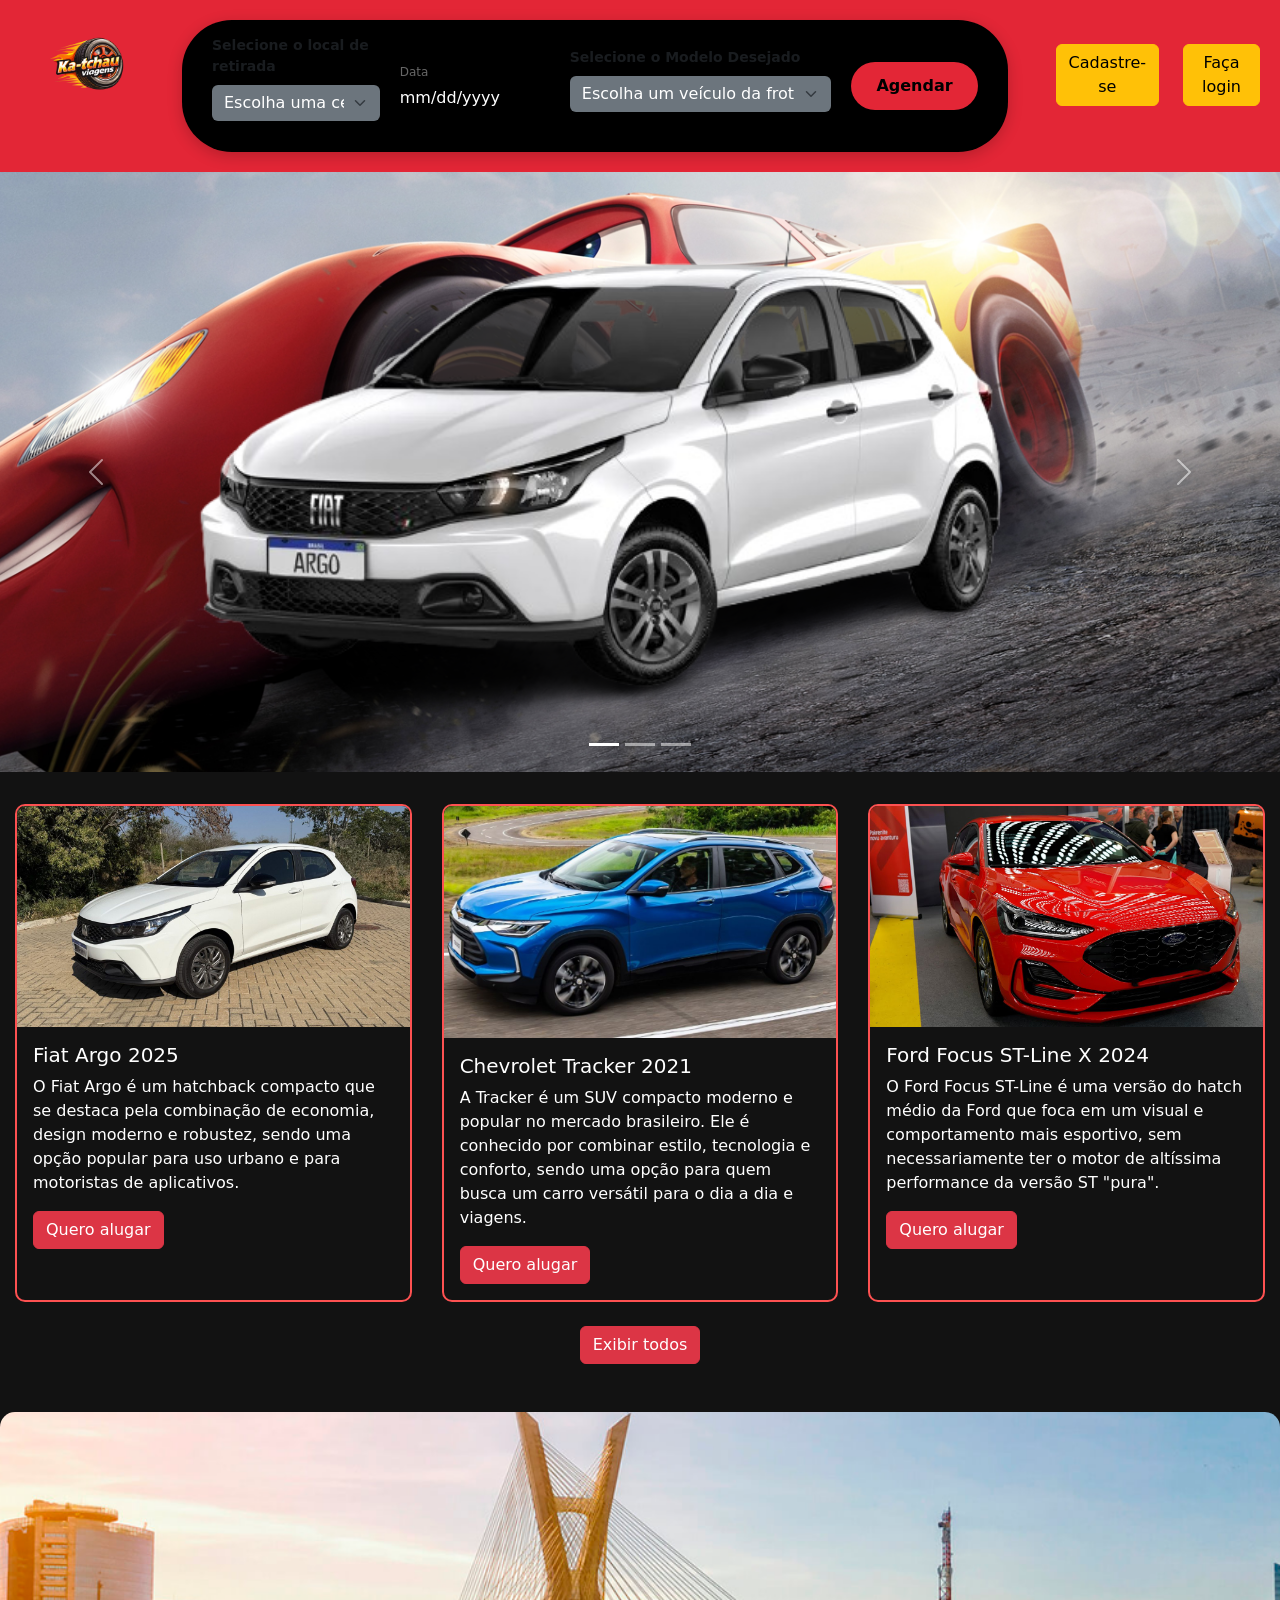
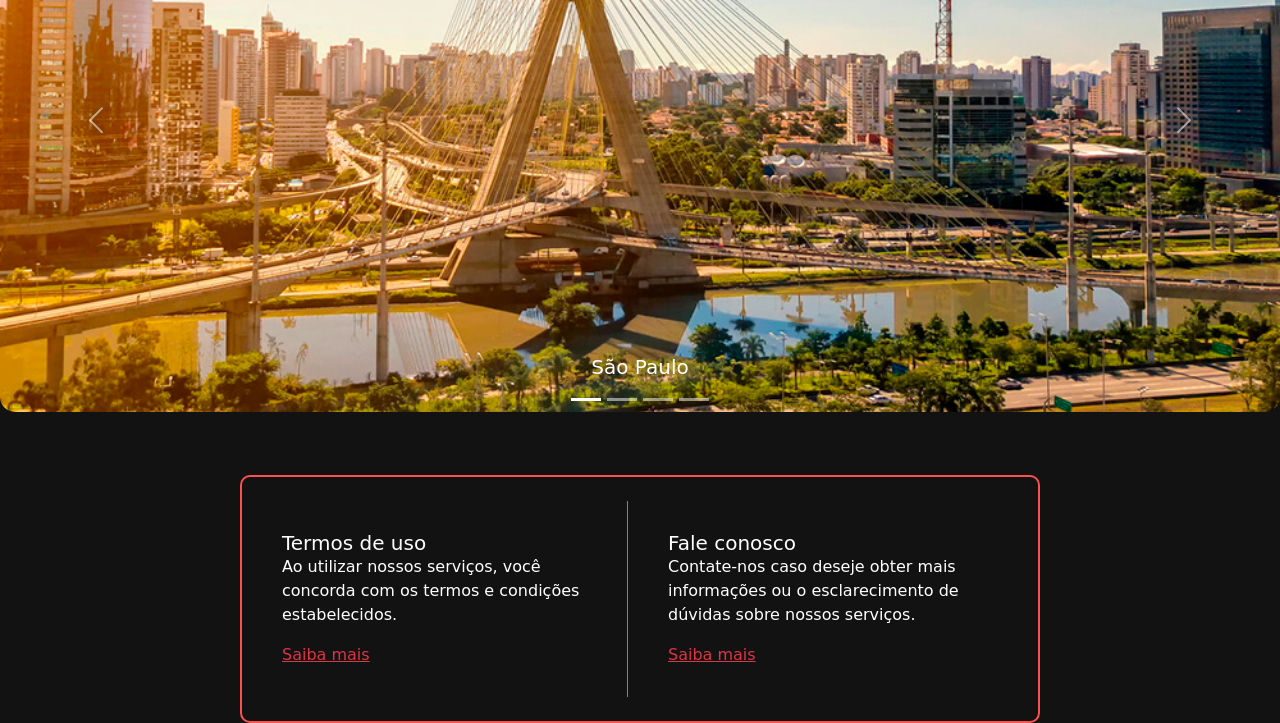
<file: index.html>
<!doctype html>
<html lang="pt-br">
  <head>
    <link href="https://cdn.jsdelivr.net/npm/bootstrap@5.3.3/dist/css/bootstrap.min.css" rel="stylesheet">
    <meta charset="utf-8">
    <meta name="viewport" content="width=device-width, initial-scale=1">
    <title>Ka-Tchau Viagens</title>
    <link rel="stylesheet" href="style.css">
  </head>
  <body>
    <div class="search-container">
      <div class="logo me-5 ms-4">
        <a href="index.html">
        <img src="imagens/Sem título.png" style="height:90px; width: auto;" alt="Logo Ka-Tchau Viagens" class="logo">
      </a>
      </div>
    <div class="search-box">
        <div class="mb-3">
            <label class="form-label text-muted small fw-bold">Selecione o local de retirada</label>
            <select class="form-select bg-secondary text-white border-0" id="buscaCidade" required>
              <option value="" selected disabled>Escolha uma central...</option>
              <option value="São Paulo">São Paulo</option>
              <option value="Osasco">Osasco</option>
              <option value="Granja Viana">Granja Viana</option>
              <option value="Alphaville">Alphaville</option>
            </select>
          </div>

        <div class="input-group">
            <label>Data</label>
            <input type="date">
        </div>

        <div class="mb-3">
            <label class="form-label text-muted small fw-bold">Selecione o Modelo Desejado</label>
            <select class="form-select bg-secondary text-white border-0" id="buscaModelo" required>
              <option value="" selected disabled>Escolha um veículo da frota...</option>
              <option value="Fiat Argo 2025">Fiat Argo 2025</option>
              <option value="Ford Fiesta ST 2023">Ford Fiesta ST 2023</option>
              <option value="Golf MK6 2010">Golf MK6 2010</option>
              <option value="Chevrolet Tracker">Chevrolet Tracker</option>
              <option value="Land Rover Defender 110 2023">Land Rover Defender 110 2023</option>
              <option value="BMW X5 M 2011">BMW X5 M 2011</option>
              <option value="Ford F-450 2021">Ford F-450 2021</option>
              <option value="Dodge Power Wagon 2017">Dodge Power Wagon 2017</option>
              <option value="Ford F-150 Raptor 2017">Ford F-150 Raptor 2017</option>
              <option value="Ford Focus ST-Line X 2021">Ford Focus ST-Line X 2021</option>
              <option value="Nissan Skyline R34 GT-R 2017">Nissan Skyline R34 GT-R 2017</option>
              <option value="Audi RS6 Avant 2021">Audi RS6 Avant 2021</option>
              <option value="Bentley Continental Supersports 2017">Bentley Continental Supersports 2017</option>
              <option value="Cadillac CTS-V 2017">Cadillac CTS-V 2017</option>
              <option value="Mercedes-Benz E 63 AMG 2013">Mercedes-Benz E 63 AMG 2013</option>
              <option value="Ferrari SF90 Stradale">Ferrari SF90 Stradale</option>
              <option value="Lykan Hypersport 2014">Lykan Hypersport 2014</option>
              <option value="Lamborghini Revuelto 2023">Lamborghini Revuelto 2023</option>
            </select>
          </div>

        <button type="button" class="btn-search" onclick="dispararAlertaAgendamento()">Agendar</button>
    </div>
    <div class="d-flex justify-content-center mt-4 ms-5">
  <a href="cadastro.html">
        <button class="btn btn-warning">Cadastre-se</button>
      </a>
</div>

<div class="d-flex justify-content-center mt-4 ms-4">
  <a href="login.html">
        <button class="btn btn-warning">Faça login</button>
      </a>
</div>
</div>



<div id="carouselPrincipal" class="carousel slide" data-bs-ride="carouselPrincipal">
  <div class="carousel-indicators">
    <button type="button" data-bs-target="#carouselPrincipal" data-bs-slide-to="0" class="active" aria-current="true" aria-label="Slide 1"></button>
    <button type="button" data-bs-target="#carouselPrincipal" data-bs-slide-to="1" aria-label="Slide 2"></button>
    <button type="button" data-bs-target="#carouselPrincipal" data-bs-slide-to="2" aria-label="Slide 3"></button>
  </div>
  <div class="carousel-inner">
    <div class="carousel-item active">
      <img src="imagens/argo-removebg-preview.png" class="d-block w-100" alt="Fiat Argo">
    </div>
    <div class="carousel-item">
      <img src="imagens/w-removebg-preview.png" class="d-block w-100" alt="Chevrolet Tracker">
    </div>
    <div class="carousel-item">
      <img src="imagens/imagem_2026-04-15_123426422-removebg-preview.png" class="d-block w-100" alt="Ford Focus ST-Line X">
    </div>
  </div>
  <button class="carousel-control-prev" type="button" data-bs-target="#carouselPrincipal" data-bs-slide="prev">
    <span class="carousel-control-prev-icon" aria-hidden="true"></span>
    <span class="visually-hidden">Previous</span>
  </button>
  <button class="carousel-control-next" type="button" data-bs-target="#carouselPrincipal" data-bs-slide="next">
    <span class="carousel-control-next-icon" aria-hidden="true"></span>
    <span class="visually-hidden">Next</span>
  </button>
</div>

<div class="row row-cols-1 row-cols-md-3 row-cols-lg-3 g-4 my-2 distancia-cards">
      <div class="col">
    <div class="card h-100 custom-card">
      <img src="imagens/AE-Fiat-Argo-Drive-10-8-scaled-e1758229233410.jpeg" class="card-img-top" alt="Fiat Argo">
      <div class="card-body">
        <h5 class="card-title">Fiat Argo 2025</h5>
        <p class="card-text">O Fiat Argo é um hatchback compacto que se destaca pela combinação de economia,
          design moderno e robustez,
          sendo uma opção popular para uso urbano e para motoristas de aplicativos.</p>
        <button class="btn btn-danger btn-alugar" data-bs-toggle="modal" data-bs-target="#modalAluguel">Quero alugar</button>
      </div>
    </div>
  </div>

    <div class="col">
    <div class="card h-100 custom-card">
      <img src="imagens/c7-chevrolet-tracker-2-jpg.jpg" class="card-img-top" alt="Chevrolet Tracker">
      <div class="card-body">
        <h5 class="card-title">Chevrolet Tracker 2021</h5>
        <p class="card-text">A Tracker é um SUV compacto moderno e popular no mercado brasileiro.
          Ele é conhecido por combinar estilo, tecnologia e conforto, sendo uma opção para quem busca um carro
          versátil para o dia a dia e viagens.</p>
        <button class="btn btn-danger btn-alugar" data-bs-toggle="modal" data-bs-target="#modalAluguel">Quero alugar</button>
      </div>
    </div>
  </div>
  
  <div class="col">
    <div class="card h-100 custom-card">
      <img src="imagens/maxresdefault.jpg" class="card-img-top" alt="Ford Focus ST-Line X">
      <div class="card-body">
        <h5 class="card-title">Ford Focus ST-Line X 2024</h5>
        <p class="card-text">O Ford Focus ST-Line é uma versão do hatch médio da Ford que foca em um visual e
          comportamento mais esportivo,
          sem necessariamente ter o motor de altíssima performance da versão ST "pura".</p>
        <button class="btn btn-danger btn-alugar" data-bs-toggle="modal" data-bs-target="#modalAluguel">Quero alugar</button>
      </div>
    </div>
  </div>
</div>

<div class="d-flex justify-content-center mt-4 mb-5">
<a href="catalogo.html" class="btn btn-danger">Exibir todos</a>
</div>

<div id="carousel" class="carousel slide" data-bs-ride="carousel">
  <div class="carousel-indicators">
    <button type="button" data-bs-target="#carousel" data-bs-slide-to="0" class="active" aria-current="true" aria-label="Slide 1"></button>
    <button type="button" data-bs-target="#carousel" data-bs-slide-to="1" aria-label="Slide 2"></button>
    <button type="button" data-bs-target="#carousel" data-bs-slide-to="2" aria-label="Slide 3"></button>
    <button type="button" data-bs-target="#carousel" data-bs-slide-to="3" aria-label="Slide 4"></button>
  </div>
  <div class="carousel-inner custom-carousel">
    <div class="carousel-item active">
      <img src="imagens/sp.png" class="d-block w-100" alt="São Paulo">
      <div class="carousel-caption d-none d-md-block">
        <h5>São Paulo</h5>
      </div>
    </div>
    <div class="carousel-item">
      <img src="imagens/Shopping_Granja_Vianna.jpg" class="d-block w-100" alt="Granja Viana">
      <div class="carousel-caption d-none d-md-block">
        <h5>Granja Viana</h5>
      </div>
    </div>
    <div class="carousel-item">
      <img src="imagens/osasco-lilas.jpg" class="d-block w-100" alt="Osasco">
      <div class="carousel-caption d-none d-md-block">
        <h5>Osasco</h5>
      </div>
    </div>
        <div class="carousel-item">
      <img src="imagens/alphavile.jpg" class="d-block w-100" alt="Alphaville">
      <div class="carousel-caption d-none d-md-block">
        <h5>Alphaville</h5>
      </div>
    </div>
  </div>
  <button class="carousel-control-prev" type="button" data-bs-target="#carousel" data-bs-slide="prev">
    <span class="carousel-control-prev-icon" aria-hidden="true"></span>
    <span class="visually-hidden">Previous</span>
  </button>
  <button class="carousel-control-next" type="button" data-bs-target="#carousel" data-bs-slide="next">
    <span class="carousel-control-next-icon" aria-hidden="true"></span>
    <span class="visually-hidden">Next</span>
  </button>
</div>

<div class="container mt-5">
  <div class="customo-card w-100 p-4 mx-auto" style="max-width: 800px">
    <div class="row">
    <div class="col-md-6 row border-end">
  <div class="card-body">
    <h5 class="card-title">Termos de uso</h5>
    <p class="card-text">Ao utilizar nossos serviços, você concorda com os termos e condições estabelecidos.</p>
    <a href="termos.html" class="link-danger">Saiba mais</a>
  </div>
</div>
<div class="col-md-6 p-4 mx-auto">
    <div class="card-body">
      <h5 class="card-title">Fale conosco</h5>
      <p class="card-text">Contate-nos caso deseje obter mais informações ou o esclarecimento de dúvidas
        sobre nossos serviços.</p>
      <a href="#" class="link-danger btn-contato">Saiba mais</a>
    </div>
    </div>
  </div>
    </div>
  </div>

  <div class="modal fade" id="modalAluguel" tabindex="-1" aria-hidden="true">
  <div class="modal-dialog modal-dialog-centered">
    <div class="modal-content bg-dark text-white border-secondary" style="border-radius: 12px;">
      
      <div class="modal-header border-bottom border-secondary">
        <h5 class="modal-title text-uppercase fw-bold" style="color: #ff4d4d; letter-spacing: 1px;">Solicitar Aluguel</h5>
        <button type="button" class="btn-close btn-close-white" data-bs-dismiss="modal" aria-label="Close"></button>
      </div>
      
      <div class="modal-body">
        <form id="formAluguel">
          
          <div class="mb-3">
            <label class="form-label text-muted small fw-bold">1. Escolha a Central de Retirada</label>
            <select class="form-select bg-secondary text-white border-0" id="selectUnidade" required>
              <option value="" selected disabled>Selecione uma unidade...</option>
              <option value="São Paulo">São Paulo</option>
              <option value="Osasco">Granja Viana</option>
              <option value="Granja Viana">Osasco</option>
              <option value="Alphaville">Alphaville</option>
            </select>
          </div>
          
          <div class="mb-4">
            <label class="form-label text-muted small fw-bold">2. Escolha a Data de Retirada</label>
            <input type="date" class="form-control bg-secondary text-white border-0" id="inputData" required>
          </div>

          <button type="submit" class="btn btn-danger w-100 fw-bold py-2" style="border-radius: 8px;">Confirmar Agendamento</button>
        
        </form>
      </div>

    </div>
  </div>
</div>

<script src="https://cdn.jsdelivr.net/npm/bootstrap@5.3.3/dist/js/bootstrap.bundle.min.js"></script>
<script>
  const botaoContato = document.querySelector('.btn-contato');

  if (botaoContato) {
    botaoContato.addEventListener('click', function(event) {
      event.preventDefault(); 

      alert(
        `📞 Central de Atendimento - Ka-Tchau Viagens 📞\n\n` +
        `Precisa de suporte, quer tirar dúvidas ou fazer uma reserva especial?\n` +
        `Nossa equipe está pronta para te atender!\n\n` +
        `📧 E-mail: contato@katchauviagens.com.br\n` +
        `📱 WhatsApp / Tel: (11) 99595-2230\n\n` +
        `🕒 Horário de funcionamento: Seg a Sex, das 07h às 21h.\n\n` +
        `Acelere sua jornada conosco! 🏎️💨`
      );
    });
  }
</script>
<script>
  document.getElementById('formAluguel').addEventListener('submit', function(event) {
    event.preventDefault();

    const unidade = document.getElementById('selectUnidade').value;
    const dataRaw = document.getElementById('inputData').value;
    
    const dataFormatada = dataRaw.split('-').reverse().join('/');

    const modalElement = document.getElementById('modalAluguel');
    const modal = bootstrap.Modal.getInstance(modalElement);
    modal.hide();

    alert(
      `✨ Agendamento Pré-Confirmado! ✨\n\n` +
      `📍 Local: Central ${unidade}\n` +
      `📅 Data: ${dataFormatada}\n\n` +
      `Boa jornada com a Ka-Tchau Viagens!`
    );
  });
</script>

<script>
function dispararAlertaAgendamento() {
    // 1. Captura os seletores exatamente pelos IDs corretos da sua barra
    const seletorCidade = document.getElementById('buscaCidade');
    const seletorModelo = document.getElementById('buscaModelo');

    // 2. Pega o texto visível selecionado dentro deles (evita pegar o "value" vazio)
    const cidade = seletorCidade && seletorCidade.selectedIndex !== -1 ? seletorCidade.options[seletorCidade.selectedIndex].text : "";
    const modelo = seletorModelo && seletorModelo.selectedIndex !== -1 ? seletorModelo.options[seletorModelo.selectedIndex].text : "";

    // 3. Validação: se estiver na opção padrão ("Escolha..."), barra o agendamento
    if (!cidade || cidade.includes("Escolha") || !modelo || modelo.includes("Escolha")) {
        alert("📍 Opa! Por favor, selecione uma Central de Retirada e um Modelo de Veículo válidos antes de agendar.");
        return;
    }

    // 4. Dispara o alert limpo e perfeito com o carro que você escolheu!
    alert(
      `✨ Agendamento Pré-Confirmado! ✨\n\n` +
      `🚗 Veículo Escolhido: ${modelo}\n` +
      `📍 Retirada na Central: ${cidade}\n\n` +
      `Sua reserva foi registrada com sucesso!\n` +
      `A Ka-Tchau Viagens te deseja uma excelente jornada! 🏎️💨`
    );
}
</script>
</body>
</html>
</file>
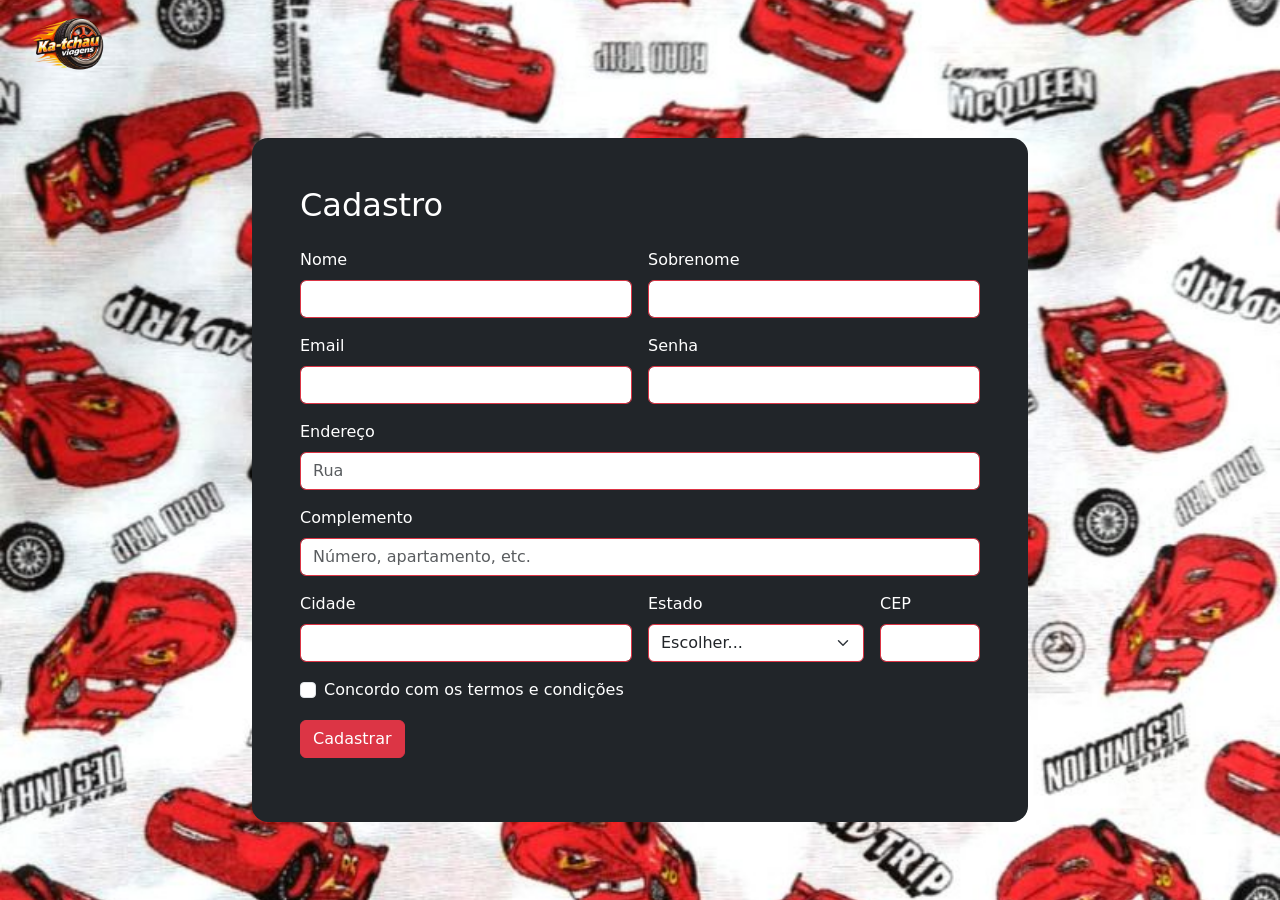
<file: cadastro.html>
<html lang="pt-br">
  <head>
    <link href="https://cdn.jsdelivr.net/npm/bootstrap@5.3.3/dist/css/bootstrap.min.css" rel="stylesheet">
    <meta charset="utf-8">
    <meta name="viewport" content="width=device-width, initial-scale=1">
    <title>Cadastro - Ka-Tchau Viagens</title>
    <link rel="stylesheet" href="style.css">
  </head>
    <div class="search-logo">
      <div class="logo me-5 ms-4">
        <a href="index.html">
        <img src="imagens/Sem título.png" style="height:90px; width: auto;" alt="Logo Ka-Tchau Viagens" class="logo">
      </a>
      </div>
  </div>
  <body class="cadastro-page">
    <div class="container mt-5" style="max-width: 800px">
      <div class="bg-dark p-5 rounded-4 text-white" style="max-width: 1000px; width: 100%;">
      <h2 class="mb-4">Cadastro</h2>
<form class="row g-3">
  <div class="col-md-6">
    <label for="inputName4" class="form-label border-danger">Nome</label>
    <input type="text" class="form-control border-danger" aria-label="First name">
  </div>
  <div class="col-md-6">
    <label for="inputLastname4" class="form-label border-danger">Sobrenome</label>
    <input type="text" class="form-control border-danger" aria-label="Last name">
  </div>
  <div class="col-md-6">
    <label for="inputEmail4" class="form-label border-danger">Email</label>
    <input type="email" class="form-control border-danger" id="inputEmail4">
  </div>
  <div class="col-md-6">
    <label for="inputPassword4" class="form-label border-danger">Senha</label>
    <input type="password" class="form-control border-danger" id="inputPassword4">
  </div>
  <div class="col-12">
    <label for="inputAddress" class="form-label border-danger">Endereço</label>
    <input type="text" class="form-control border-danger" id="inputAddress" placeholder="Rua">
  </div>
  <div class="col-12">
    <label for="inputAddress2" class="form-label border-danger">Complemento</label>
    <input type="text" class="form-control border-danger" id="inputAddress2" placeholder="Número, apartamento, etc.">
  </div>
  <div class="col-md-6">
    <label for="inputCity" class="form-label border-danger">Cidade</label>
    <input type="text" class="form-control border-danger" id="inputCity">
  </div>
  <div class="col-md-4">
    <label for="inputState" class="form-label">Estado</label>
    <select id="inputState" class="form-select border-danger">
      <option selected>Escolher...</option>
      <option">Acre (AC)</option>
      <option>Alagoas (AL)</option>
      <option>Amazonas (AM)</option>
      <option>Anderson (AP)</option>
      <option>Maranhão (MA)</option>
      <option>Mato Grosso (MT)</option>
      <option>Mato Grosso do Sul (MS)</option>
      <option>Minas Gerais (MG)</option>
      <option>Pará (PA)</option>
      <option>Paraíba (PB)</option>
      <option>Paraná (PR)</option>
      <option>Pernambuco (PE)</option>
      <option>Piauí (PI)</option>
      <option>Rio de Janeiro (RJ)</option>
      <option>Rio Grande do Norte (RN)</option>
      <option>Rio Grande do Sul (RS)</option>
      <option>Rondônia (RO)</option>
      <option>Roraima (RR)</option>
      <option>Santa Catarina (SC)</option>
      <option>São Paulo (SP)</option>
      <option>Sergipe (SE)</option>
      <option>Tocantins (TO)</option>
    </select>
  </div>
  <div class="col-md-2">
    <label for="inputZip" class="form-label border-danger">CEP</label>
    <input type="text" class="form-control border-danger" id="inputZip">
  </div>
  <div class="col-12">
    <div class="form-check">
      <input class="form-check-input" type="checkbox" id="gridCheck">
      <label class="form-check-label" for="gridCheck">
        Concordo com os termos e condições
      </label>
    </div>
  </div>
  <div class="col-12">
    <button type="submit" class="btn btn-danger">Cadastrar</button>
  </div>
</form>
    </div>
    </div>
  </body>
</html>
</file>
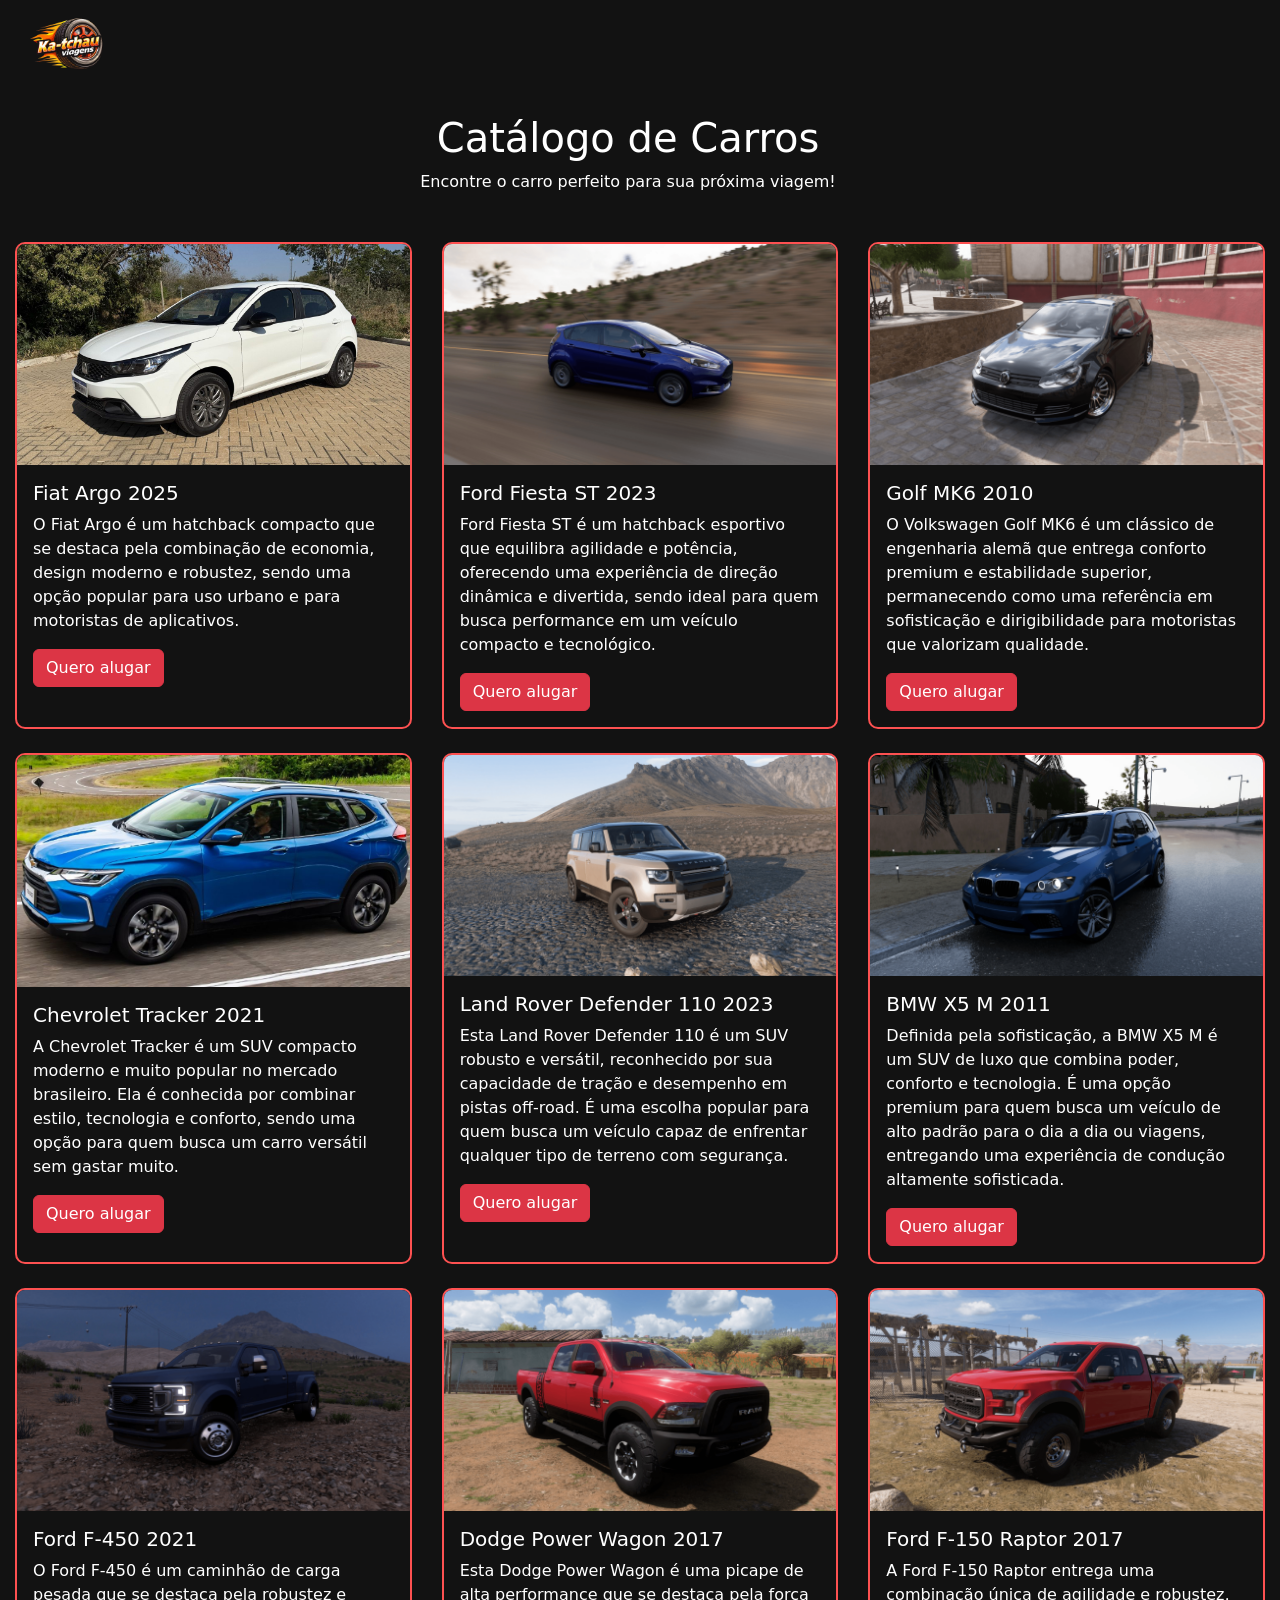
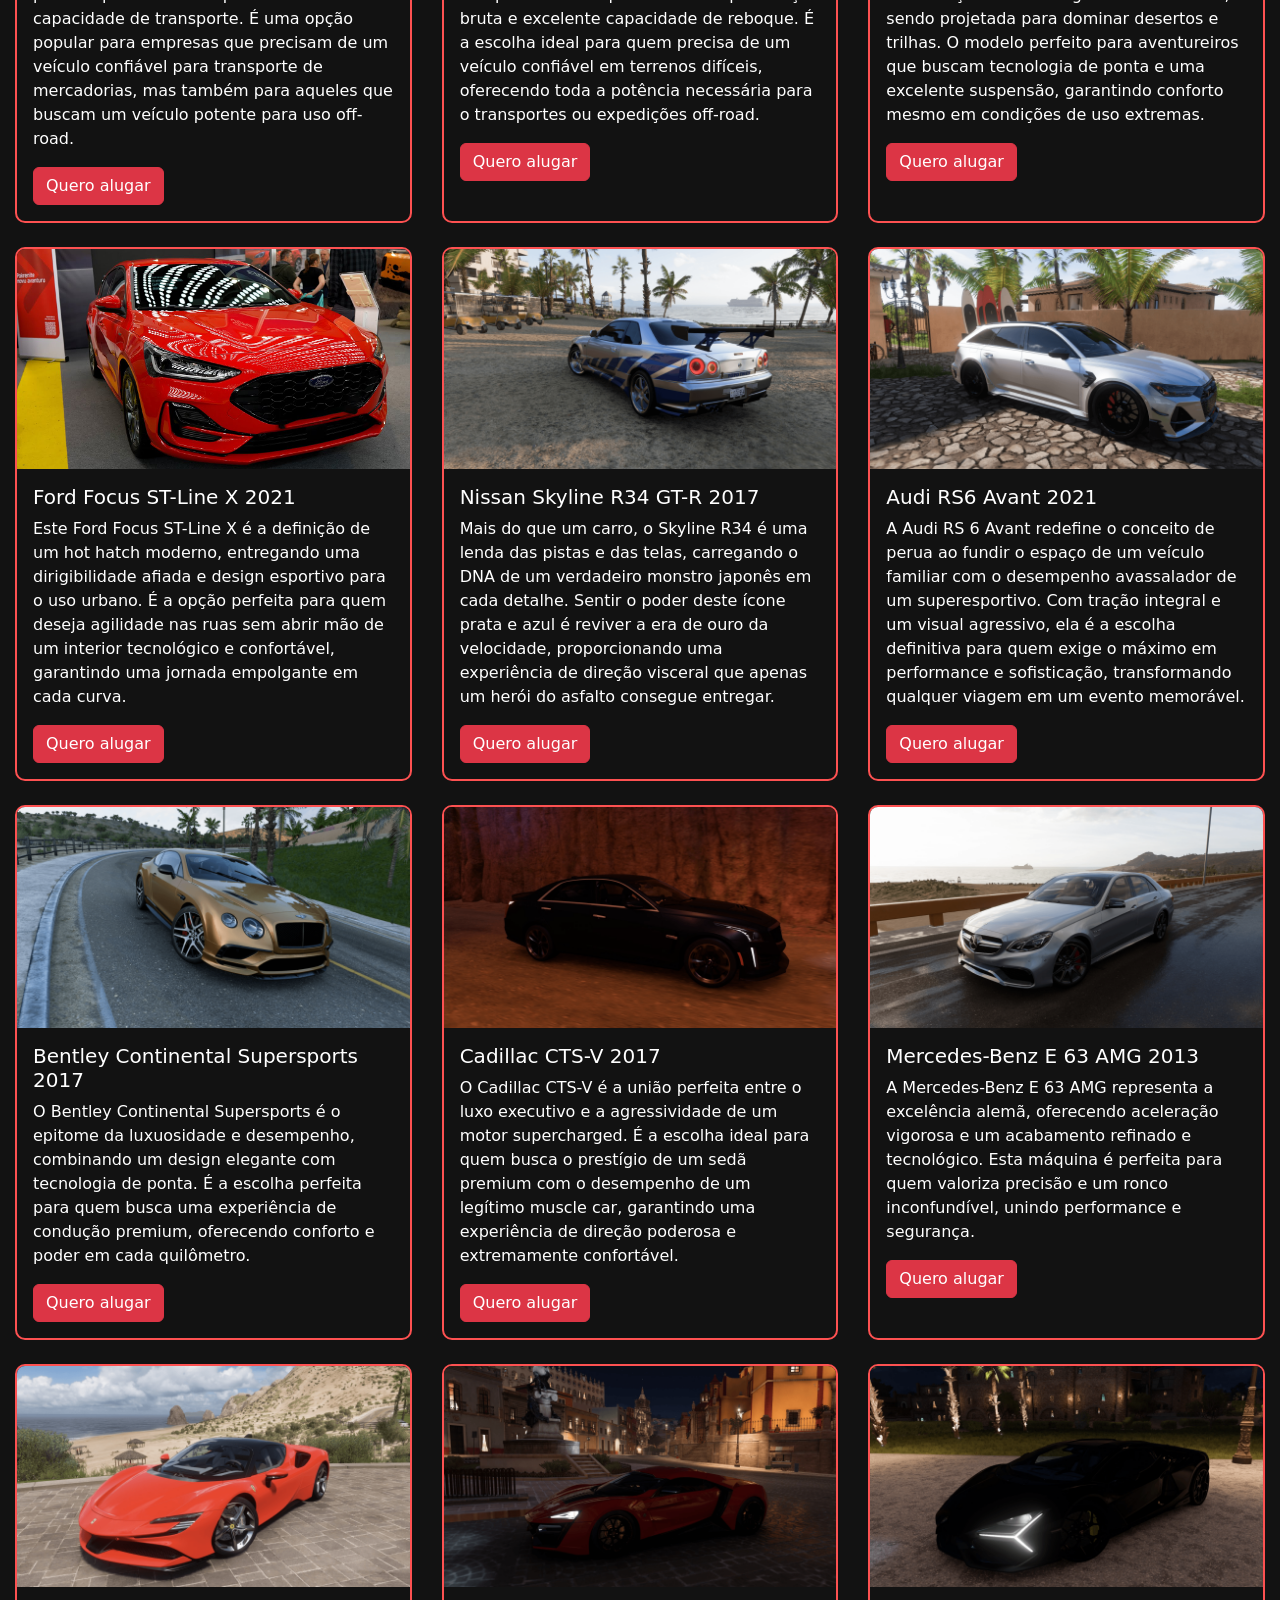
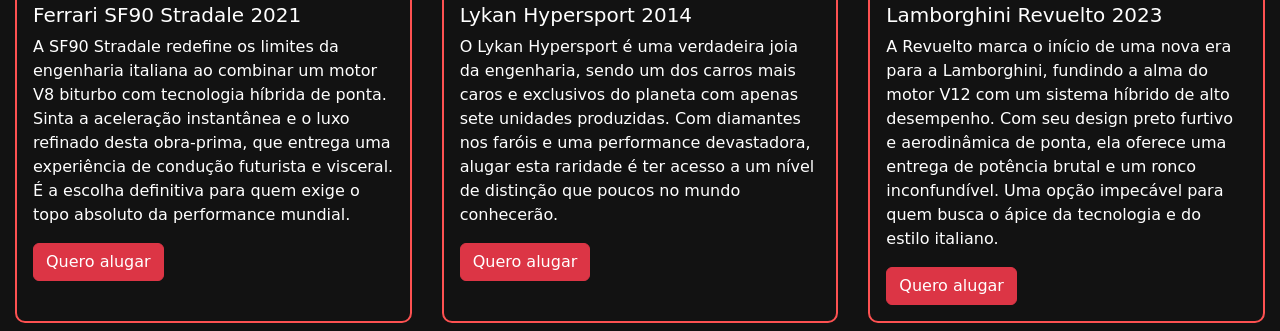
<file: catalogo.html>
<!DOCTYPE html>
<html lang="pt-br">
<head>
    <meta charset="UTF-8">
    <meta http-equiv="X-UA-Compatible" content="IE=edge">
    <meta name="viewport" content="width=device-width, initial-scale=1.0">
    <title>Catálogo - Ka-Tchau Viagens</title>
    <link href="https://cdn.jsdelivr.net/npm/bootstrap@5.3.3/dist/css/bootstrap.min.css" rel="stylesheet">
    <link rel="stylesheet" href="style.css">
</head>
<body>
  <div class="search-logo">
      <div class="logo me-5 ms-4">
        <a href="index.html">
        <img src="imagens/Sem título.png" style="height:90px; width: auto;" alt="Logo Ka-Tchau Viagens" class="logo">
      </a>
      <header class="text-center my-4">
        <h1>Catálogo de Carros</h1>
        <p>Encontre o carro perfeito para sua próxima viagem!</p>
      </header>
      </div>
  </div>
    <div class="row row-cols-1 row-cols-md-3 g-4 my-2 distancia-cards">
      <div class="col">
    <div class="card h-100 custom-card">
      <img src="imagens/AE-Fiat-Argo-Drive-10-8-scaled-e1758229233410.jpeg" class="card-img-top" alt="Fiat Argo">
      <div class="card-body">
        <h5 class="card-title">Fiat Argo 2025</h5>
        <p class="card-text">O Fiat Argo é um hatchback compacto que se destaca pela combinação de economia,
          design moderno e robustez,
          sendo uma opção popular para uso urbano e para motoristas de aplicativos.</p>
        <button class="btn btn-danger btn-alugar">Quero alugar</button>
      </div>
    </div>
  </div>

    <div class="col">
    <div class="card h-100 custom-card">
      <img src="imagens/fiesta.png" class="card-img-top" alt="Ford Fiesta ST">
      <div class="card-body">
        <h5 class="card-title">Ford Fiesta ST 2023</h5>
        <p class="card-text">Ford Fiesta ST é um hatchback esportivo que equilibra agilidade e potência, oferecendo uma
          experiência
          de direção dinâmica e divertida, sendo ideal para quem busca performance em um veículo compacto e tecnológico.</p>
        <button class="btn btn-danger btn-alugar">Quero alugar</button>
      </div>
    </div>
  </div>
  
  <div class="col">
    <div class="card h-100 custom-card">
      <img src="imagens/golf.png" class="card-img-top" alt="Volkswagen Golf GTI">
      <div class="card-body">
        <h5 class="card-title">Golf MK6 2010</h5>
        <p class="card-text">O Volkswagen Golf MK6 é um clássico de engenharia alemã que entrega conforto premium e
          estabilidade superior,
          permanecendo como uma referência em sofisticação e dirigibilidade para motoristas que valorizam qualidade.</p>
        <button class="btn btn-danger btn-alugar">Quero alugar</button>
      </div>
    </div>
  </div>

  <div class="col">
    <div class="card h-100 custom-card">
      <img src="imagens/c7-chevrolet-tracker-2-jpg.jpg" class="card-img-top" alt="Chevrolet Tracker">
      <div class="card-body">
        <h5 class="card-title">Chevrolet Tracker 2021</h5>
        <p class="card-text">A Chevrolet Tracker é um SUV compacto moderno e muito popular no mercado brasileiro.
          Ela é conhecida por combinar estilo, tecnologia e conforto, sendo uma opção para quem busca um carro
          versátil sem gastar muito.</p>
        <button class="btn btn-danger btn-alugar" data-bs-toggle="modal" data-bs-target="#modalAluguel">Quero alugar</button>
      </div>
      </div>
    </div>
  

    <div class="col">
    <div class="card h-100 custom-card">
      <img src="imagens/land rover.png" class="card-img-top" alt="Land Rover Defender 110">
      <div class="card-body">
        <h5 class="card-title">Land Rover Defender 110 2023</h5>
        <p class="card-text">Esta Land Rover Defender 110 é um SUV robusto e versátil, reconhecido por sua capacidade de tração e desempenho em pistas
          off-road. É uma escolha popular para quem busca um veículo capaz de enfrentar qualquer tipo de terreno com segurança.</p>
        <button class="btn btn-danger btn-alugar" data-bs-toggle="modal" data-bs-target="#modalAluguel">Quero alugar</button>
      </div>
    </div>
  </div>
  
  <div class="col">
    <div class="card h-100 custom-card">
      <img src="imagens/x5.png" class="card-img-top" alt="BMW X5">
      <div class="card-body">
        <h5 class="card-title">BMW X5 M 2011</h5>
        <p class="card-text">Definida pela sofisticação, a BMW X5 M é um SUV de luxo que combina poder, conforto e tecnologia. É uma opção premium
          para quem busca um veículo de alto padrão para o dia a dia ou viagens, entregando uma experiência de condução altamente sofisticada.</p>
        <button class="btn btn-danger btn-alugar" data-bs-toggle="modal" data-bs-target="#modalAluguel">Quero alugar</button>
      </div>
    </div>
  </div>

  <div class="col">
    <div class="card h-100 custom-card">
      <img src="imagens/f 450.png" class="card-img-top" alt="Ford F-450">
      <div class="card-body">
        <h5 class="card-title">Ford F-450 2021</h5>
        <p class="card-text">O Ford F-450 é um caminhão de carga pesada que se destaca pela robustez e capacidade de transporte.
          É uma opção popular para empresas que precisam de um veículo confiável para transporte de mercadorias, mas
        também para aqueles que buscam um veículo potente para uso off-road.</p>
        <button class="btn btn-danger btn-alugar" data-bs-toggle="modal" data-bs-target="#modalAluguel">Quero alugar</button>
      </div>
      </div>
    </div>
  

    <div class="col">
    <div class="card h-100 custom-card">
      <img src="imagens/power wagon.png" class="card-img-top" alt="Dodge Power Wagon">
      <div class="card-body">
        <h5 class="card-title">Dodge Power Wagon 2017</h5>
        <p class="card-text">Esta Dodge Power Wagon é uma picape de alta performance que se destaca pela força
          bruta e excelente capacidade de reboque. É a escolha ideal para quem precisa de um veículo confiável
          em terrenos difíceis, oferecendo toda a potência necessária para o transportes ou expedições off-road.</p>
        <button class="btn btn-danger btn-alugar" data-bs-toggle="modal" data-bs-target="#modalAluguel">Quero alugar</button>
      </div>
    </div>
  </div>
  
  <div class="col">
    <div class="card h-100 custom-card">
      <img src="imagens/f 150.png" class="card-img-top" alt="Ford F-150 Raptor">
      <div class="card-body">
        <h5 class="card-title">Ford F-150 Raptor 2017</h5>
        <p class="card-text">A Ford F-150 Raptor entrega uma combinação única de agilidade e robustez, sendo
          projetada para dominar desertos e trilhas. O modelo perfeito
          para aventureiros que buscam tecnologia de ponta e uma excelente suspensão, garantindo
          conforto mesmo em condições de uso extremas.</p>
        <button class="btn btn-danger btn-alugar" data-bs-toggle="modal" data-bs-target="#modalAluguel">Quero alugar</button>
      </div>
    </div>
  </div>


  <div class="col">
    <div class="card h-100 custom-card">
      <img src="imagens/maxresdefault.jpg" class="card-img-top" alt="Ford Focus ST-Line X">
      <div class="card-body">
        <h5 class="card-title">Ford Focus ST-Line X 2021</h5>
        <p class="card-text">Este Ford Focus ST-Line X é a definição de um hot hatch moderno, entregando uma dirigibilidade
          afiada e design esportivo para o uso urbano. É a opção perfeita para quem deseja agilidade nas
          ruas sem abrir mão de um interior tecnológico e confortável, garantindo uma jornada empolgante em cada curva.</p>
        <button class="btn btn-danger btn-alugar" data-bs-toggle="modal" data-bs-target="#modalAluguel">Quero alugar</button>
      </div>
      </div>
    </div>
  

    <div class="col">
    <div class="card h-100 custom-card">
      <img src="imagens/r34.png" class="card-img-top" alt="Nissan Skyline R34 GT-R">
      <div class="card-body">
        <h5 class="card-title">Nissan Skyline R34 GT-R 2017</h5>
        <p class="card-text">Mais do que um carro, o Skyline R34 é uma lenda das pistas e das telas, carregando o DNA
          de um verdadeiro monstro japonês em cada detalhe. Sentir o poder deste ícone prata e azul é
          reviver a era de ouro da velocidade, proporcionando uma experiência de direção visceral que apenas um
          herói do asfalto consegue entregar.</p>
                <button class="btn btn-danger btn-alugar" data-bs-toggle="modal" data-bs-target="#modalAluguel">Quero alugar</button>
      </div>
    </div>
  </div>
  
  <div class="col">
    <div class="card h-100 custom-card">
      <img src="imagens/rs6.png" class="card-img-top" alt="Audi RS6 Avant">
      <div class="card-body">
        <h5 class="card-title">Audi RS6 Avant 2021</h5>
        <p class="card-text">A Audi RS 6 Avant redefine o conceito de perua ao fundir o espaço de um veículo familiar
          com o desempenho avassalador de um superesportivo. Com tração integral e um visual agressivo, ela é a
          escolha definitiva para quem exige o máximo em performance e sofisticação, transformando qualquer viagem em
          um evento memorável.</p>
        <button class="btn btn-danger btn-alugar" data-bs-toggle="modal" data-bs-target="#modalAluguel">Quero alugar</button>
      </div>
    </div>
  </div>

    <div class="col">
    <div class="card h-100 custom-card">
      <img src="imagens/bentley.png" class="card-img-top" alt="Bentley Continental Supersports">
      <div class="card-body">
        <h5 class="card-title">Bentley Continental Supersports 2017</h5>
        <p class="card-text">O Bentley Continental Supersports é o epitome da luxuosidade e desempenho, combinando um
          design elegante com tecnologia de ponta. É a escolha perfeita para quem busca uma experiência de condução
          premium, oferecendo conforto e poder em cada quilômetro.</p>
        <button class="btn btn-danger btn-alugar" data-bs-toggle="modal" data-bs-target="#modalAluguel">Quero alugar</button>
      </div>
      </div>
    </div>
  

    <div class="col">
    <div class="card h-100 custom-card">
      <img src="imagens/cadilac.png" class="card-img-top" alt="Cadillac CTS-V">
      <div class="card-body">
        <h5 class="card-title">Cadillac CTS-V 2017</h5>
        <p class="card-text">O Cadillac CTS-V é a união perfeita entre o luxo executivo e a agressividade de um motor supercharged.
          É a escolha ideal para quem busca o prestígio de um
          sedã premium com o desempenho de um legítimo muscle car, garantindo uma experiência de direção poderosa e
          extremamente confortável.</p>
        <button class="btn btn-danger btn-alugar" data-bs-toggle="modal" data-bs-target="#modalAluguel">Quero alugar</button>
      </div>
    </div>
  </div>
  
<div class="col">
    <div class="card h-100 custom-card">
      <img src="imagens/mercedes.png" class="card-img-top" alt="Mercedes-Benz E 63 AMG">
      <div class="card-body">
        <h5 class="card-title">Mercedes-Benz E 63 AMG 2013</h5>
        <p class="card-text">A Mercedes-Benz E 63 AMG representa a excelência alemã, oferecendo aceleração vigorosa e um
          acabamento refinado e tecnológico. Esta máquina é perfeita para quem valoriza precisão e um ronco inconfundível, unindo performance e segurança.</p>
        <button class="btn btn-danger btn-alugar" data-bs-toggle="modal" data-bs-target="#modalAluguel">Quero alugar</button>
      </div>
    </div>
  </div>

      <div class="col">
    <div class="card h-100 custom-card">
      <img src="imagens/stradale.png" class="card-img-top" alt="Ferrari SF90 Stradale">
      <div class="card-body">
        <h5 class="card-title">Ferrari SF90 Stradale 2021</h5>
        <p class="card-text">A SF90 Stradale redefine os limites da engenharia italiana ao combinar um motor V8
          biturbo com tecnologia híbrida de ponta. Sinta a aceleração instantânea e o luxo refinado desta obra-prima,
          que entrega uma experiência de condução futurista e visceral. É a escolha definitiva para quem exige o topo
          absoluto da performance mundial.</p>
        <button class="btn btn-danger btn-alugar" data-bs-toggle="modal" data-bs-target="#modalAluguel">Quero alugar</button>
      </div>
      </div>
    </div>
  

    <div class="col">
    <div class="card h-100 custom-card">
      <img src="imagens/lykan.png" class="card-img-top" alt="Lykan Hypersport">
      <div class="card-body">
        <h5 class="card-title">Lykan Hypersport 2014</h5>
        <p class="card-text">O Lykan Hypersport é uma verdadeira joia da engenharia, sendo um dos carros mais caros e
          exclusivos do planeta com apenas sete unidades produzidas. Com diamantes nos faróis e uma performance devastadora,
           alugar esta raridade é ter acesso a um nível de distinção que poucos no mundo conhecerão.</p>
        <button class="btn btn-danger btn-alugar" data-bs-toggle="modal" data-bs-target="#modalAluguel">Quero alugar</button>
      </div>
    </div>
  </div>
  
<div class="col">
    <div class="card h-100 custom-card">
      <img src="imagens/revuelto.png" class="card-img-top" alt="Lamborghini Revuelto">
      <div class="card-body">
        <h5 class="card-title">Lamborghini Revuelto 2023</h5>
        <p class="card-text">A Revuelto marca o início de uma nova era para a Lamborghini, fundindo a alma do motor V12
          com um sistema híbrido de alto desempenho. Com seu design preto furtivo e aerodinâmica de ponta, ela oferece uma
          entrega de potência brutal e um ronco inconfundível. Uma opção impecável para quem busca o ápice da tecnologia e do
          estilo italiano.</p>
        <button class="btn btn-danger btn-alugar" data-bs-toggle="modal" data-bs-target="#modalAluguel">Quero alugar</button>
      </div>
    </div>
  </div>
  
      </div>
    </div>
  </div>
</div>
</div>
    
  </section>

  <div class="modal fade" id="modalAluguel" tabindex="-1" aria-hidden="true">
  <div class="modal-dialog modal-dialog-centered">
    <div class="modal-content bg-dark text-white border-secondary" style="border-radius: 12px;">
      
      <div class="modal-header border-bottom border-secondary">
        <h5 class="modal-title text-uppercase fw-bold" style="color: #ff4d4d; letter-spacing: 1px;">Solicitar Aluguel</h5>
        <button type="button" class="btn-close btn-close-white" data-bs-dismiss="modal" aria-label="Close"></button>
      </div>
      
      <div class="modal-body">
        <form id="formAluguel">
          
          <div class="mb-3">
            <label class="form-label text-muted small fw-bold">1. Escolha a Central de Retirada</label>
            <select class="form-select bg-secondary text-white border-0" id="selectUnidade" required>
              <option value="" selected disabled>Selecione uma unidade...</option>
              <option value="São Paulo">São Paulo</option>
              <option value="Osasco">Osasco</option>
              <option value="Granja Viana">Granja Viana</option>
              <option value="Alphaville">Alphaville</option>
            </select>
          </div>
          
          <div class="mb-4">
            <label class="form-label text-muted small fw-bold">2. Escolha a Data de Retirada</label>
            <input type="date" class="form-control bg-secondary text-white border-0" id="inputData" required>
          </div>

          <button type="submit" class="btn btn-danger w-100 fw-bold py-2" style="border-radius: 8px;">Confirmar Agendamento</button>
        
        </form>
      </div>

    </div>
  </div>
</div>

  <script>
  document.getElementById('formAluguel').addEventListener('submit', function(event) {
    event.preventDefault();

    const unidade = document.getElementById('selectUnidade').value;
    const dataRaw = document.getElementById('inputData').value;
    
    const dataFormatada = dataRaw.split('-').reverse().join('/');

    const modalElement = document.getElementById('modalAluguel');
    const modal = bootstrap.Modal.getInstance(modalElement);
    modal.hide();

    alert(
      `✨ Agendamento Pré-Confirmado! ✨\n\n` +
      `📍 Local: Central ${unidade}\n` +
      `📅 Data: ${dataFormatada}\n\n` +
      `Boa jornada com a Ka-Tchau Viagens!`
    );
  });
</script>
<script src="https://cdn.jsdelivr.net/npm/bootstrap@5.3.3/dist/js/bootstrap.bundle.min.js"></script>
</body>
</html>
</file>
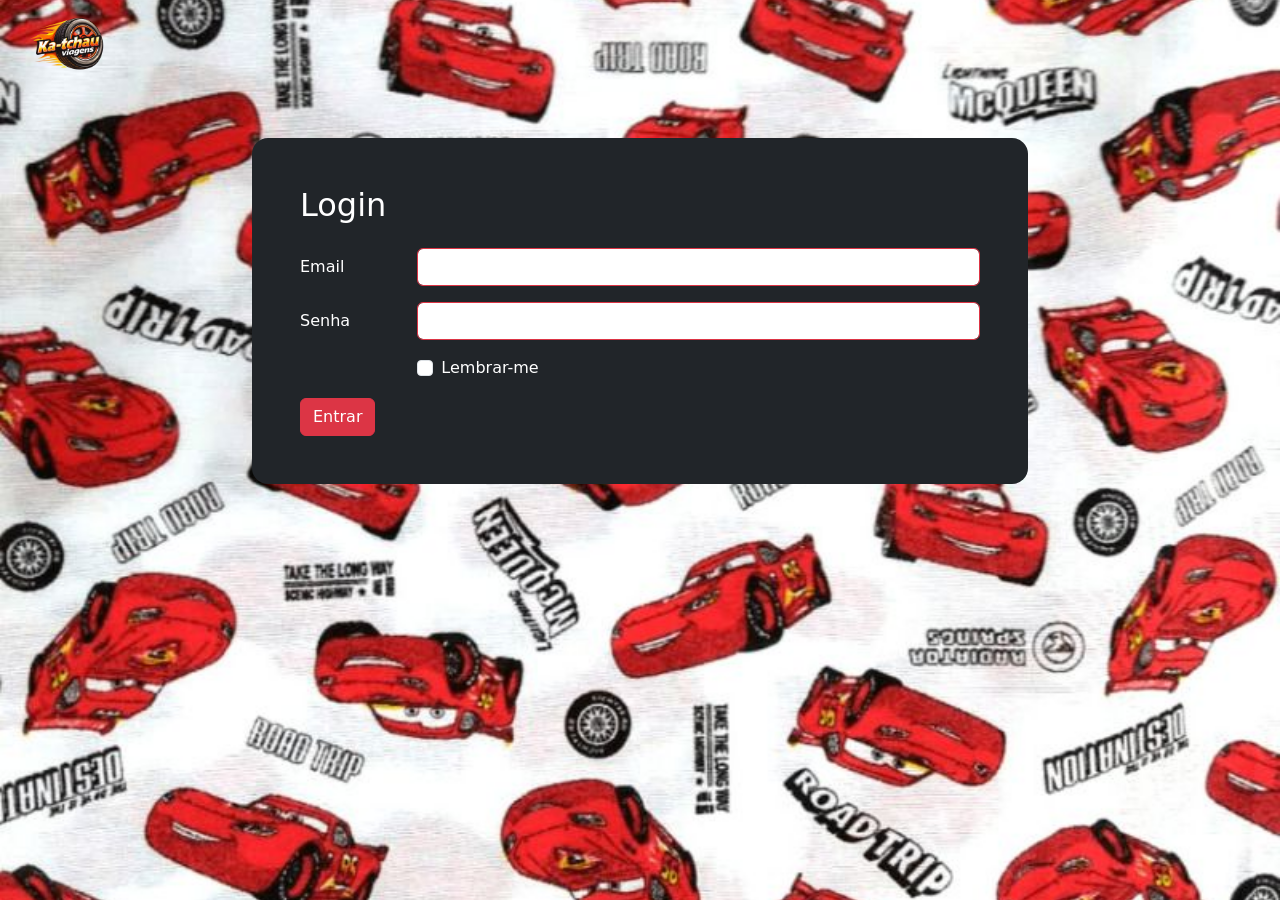
<file: login.html>
<!DOCTYPE html>
<html lang="pt-br">
<head>
    <meta charset="UTF-8">
    <meta http-equiv="X-UA-Compatible" content="IE=edge">
    <meta name="viewport" content="width=device-width, initial-scale=1.0">
    <title>Login - Ka-Tchau Viagens</title>
    <link href="https://cdn.jsdelivr.net/npm/bootstrap@5.3.3/dist/css/bootstrap.min.css" rel="stylesheet">
    <link rel="stylesheet" href="style.css">
    <form>
    </head>
        <div class="search-logo">
      <div class="logo me-5 ms-4">
        <a href="index.html">
        <img src="imagens/Sem título.png" style="height:90px; width: auto;" alt="Logo Ka-Tchau Viagens" class="logo">
      </a>
      </div>
  </div>
    <body class="login-page">
    <div class="container mt-5" style="max-width: 800px">
        <div class="bg-dark p-5 rounded-4 text-white" style="max-width: 1000px; width: 100%;">
      <h2 class="mb-4">Login</h2>
      <div class="row mb-3">
    <label for="inputEmail3" class="col-sm-2 col-form-label border-danger">Email</label>
    <div class="col-sm-10">
      <input type="email" class="form-control border-danger" id="inputEmail3">
    </div>
  </div>
  <div class="row mb-3">
    <label for="inputPassword3" class="col-sm-2 col-form-label border-danger">Senha</label>
    <div class="col-sm-10">
      <input type="password" class="form-control border-danger" id="inputPassword3">
    </div>
  </div>
  <div class="row mb-3">
    <div class="col-sm-10 offset-sm-2">
      <div class="form-check">
        <input class="form-check-input" type="checkbox" id="gridCheck1">
        <label class="form-check-label" for="gridCheck1">
          Lembrar-me
        </label>
      </div>
    </div>
  </div>
  <button type="submit" class="btn btn-danger">Entrar</button>
</form>
        </div>
    </body>
</html>
</file>
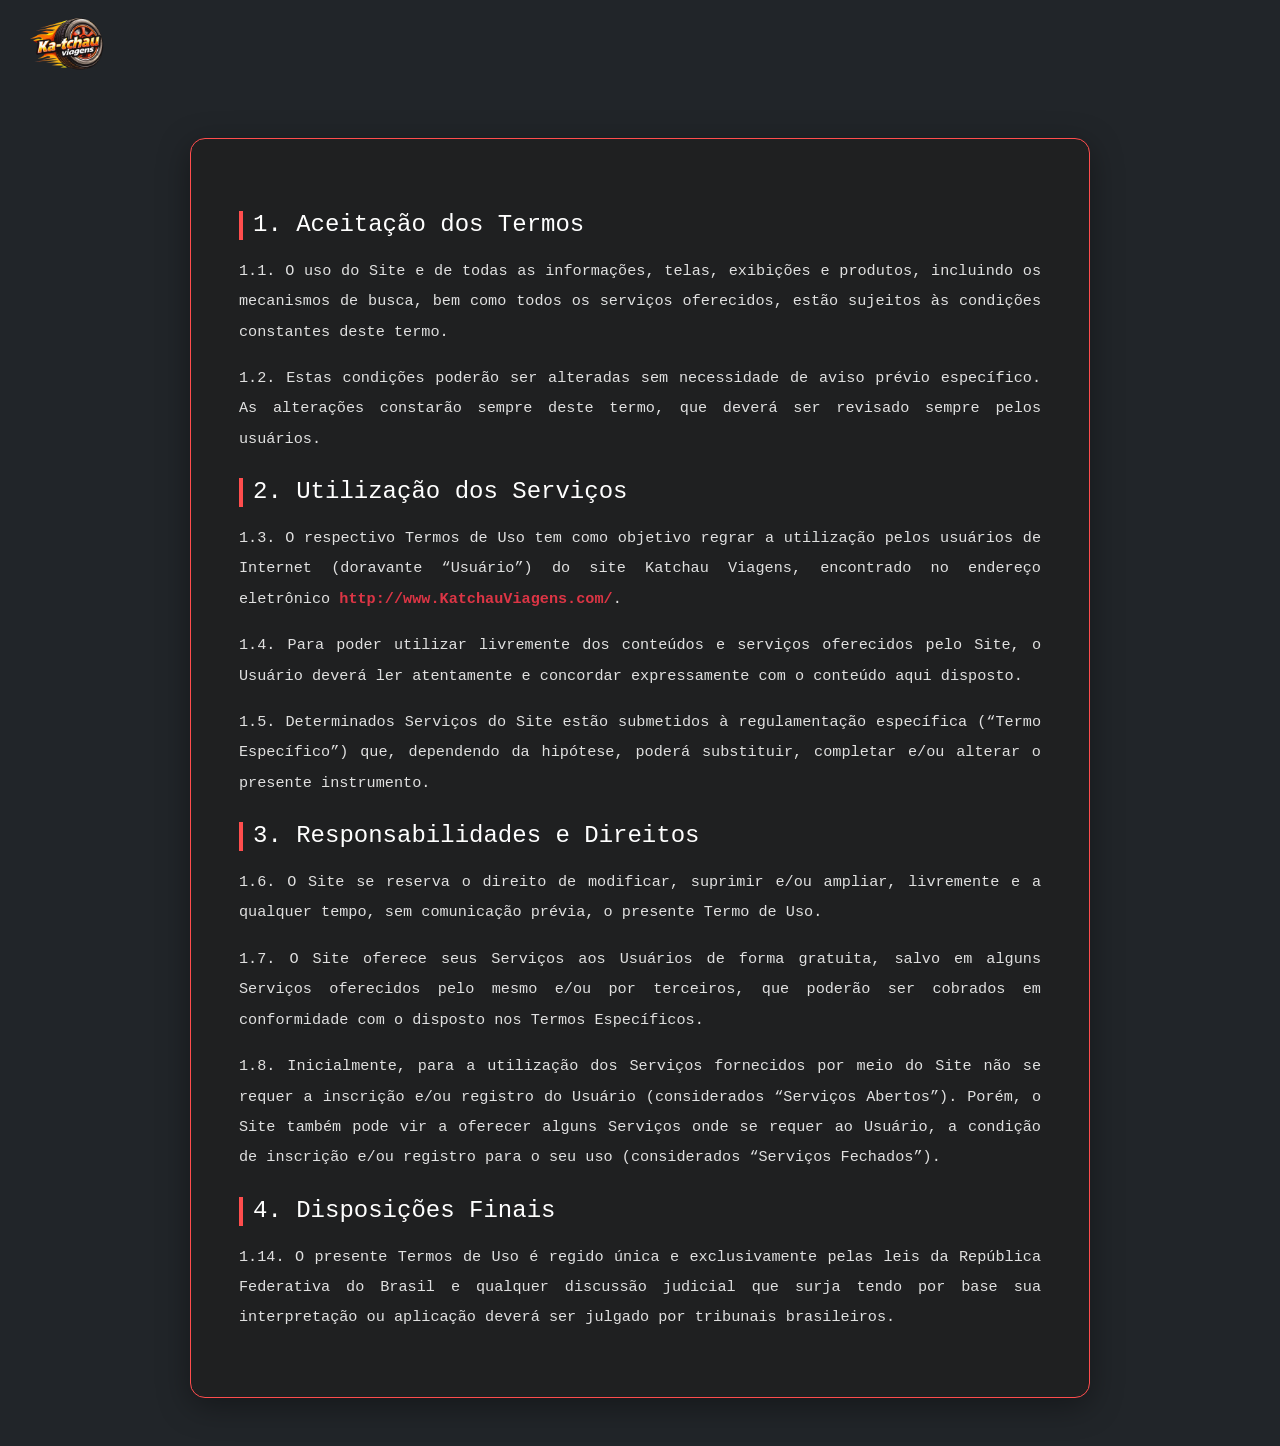
<file: termos.html>
<html lang="pt-br">
  <head>
    <link href="https://cdn.jsdelivr.net/npm/bootstrap@5.3.3/dist/css/bootstrap.min.css" rel="stylesheet">
    <meta charset="utf-8">
    <meta name="viewport" content="width=device-width, initial-scale=1">
    <title>Cadastro - Ka-Tchau Viagens</title>
    <link rel="stylesheet" href="style.css">
  </head>
    <div class="search-logo">
      <div class="logo me-5 ms-4">
        <a href="index.html">
        <img src="imagens/Sem título.png" style="height:90px; width: auto;" alt="Logo Ka-Tchau Viagens" class="logo">
      </a>
      </div>
<body class="bg-dark text-white font-monospace">

    <div class="container my-5 p-5" style="background: rgba(30, 30, 30, 0.7); border: 1px solid #ff4d4d; border-radius: 15px; max-width: 900px; box-shadow: 0 8px 32px 0 rgba(0, 0, 0, 0.37);">
        

        <div class="lh-lg" style="color: #e0e0e0; font-size: 0.95rem; text-align: justify;">
            
            <h4 class="text-white mt-4 mb-3" style="border-left: 4px solid #ff4d4d; padding-left: 10px;">1. Aceitação dos Termos</h4>
            <p>1.1. O uso do Site e de todas as informações, telas, exibições e produtos, incluindo os mecanismos de busca, bem como todos os serviços oferecidos, estão sujeitos às condições constantes deste termo.</p>
            <p>1.2. Estas condições poderão ser alteradas sem necessidade de aviso prévio específico. As alterações constarão sempre deste termo, que deverá ser revisado sempre pelos usuários.</p>

            <h4 class="text-white mt-4 mb-3" style="border-left: 4px solid #ff4d4d; padding-left: 10px;">2. Utilização dos Serviços</h4>
            <p>1.3. O respectivo Termos de Uso tem como objetivo regrar a utilização pelos usuários de Internet (doravante “Usuário”) do site Katchau Viagens, encontrado no endereço eletrônico <a href="http://www.KatchauViagens.com/" class="text-danger text-decoration-none fw-bold">http://www.KatchauViagens.com/</a>.</p>
            <p>1.4. Para poder utilizar livremente dos conteúdos e serviços oferecidos pelo Site, o Usuário deverá ler atentamente e concordar expressamente com o conteúdo aqui disposto.</p>
            <p>1.5. Determinados Serviços do Site estão submetidos à regulamentação específica (“Termo Específico”) que, dependendo da hipótese, poderá substituir, completar e/ou alterar o presente instrumento.</p>

            <h4 class="text-white mt-4 mb-3" style="border-left: 4px solid #ff4d4d; padding-left: 10px;">3. Responsabilidades e Direitos</h4>
            <p>1.6. O Site se reserva o direito de modificar, suprimir e/ou ampliar, livremente e a qualquer tempo, sem comunicação prévia, o presente Termo de Uso.</p>
            <p>1.7. O Site oferece seus Serviços aos Usuários de forma gratuita, salvo em alguns Serviços oferecidos pelo mesmo e/ou por terceiros, que poderão ser cobrados em conformidade com o disposto nos Termos Específicos.</p>
            <p>1.8. Inicialmente, para a utilização dos Serviços fornecidos por meio do Site não se requer a inscrição e/ou registro do Usuário (considerados “Serviços Abertos”). Porém, o Site também pode vir a oferecer alguns Serviços onde se requer ao Usuário, a condição de inscrição e/ou registro para o seu uso (considerados “Serviços Fechados”).</p>

            <h4 class="text-white mt-4 mb-3" style="border-left: 4px solid #ff4d4d; padding-left: 10px;">4. Disposições Finais</h4>
            <p>1.14. O presente Termos de Uso é regido única e exclusivamente pelas leis da República Federativa do Brasil e qualquer discussão judicial que surja tendo por base sua interpretação ou aplicação deverá ser julgado por tribunais brasileiros.</p>
        </div>

    </div>

</body>
</html>
</file>
<file: style.css>
/* aqui e pra estilizar o corpo da pagina */

body {
    background-color: #121212;
    color: #fff;
    transition: background-color 0.3s, color 0.3s;
    font-size: 100% !important;
}

/* pra deixar as letras em branco */

.input-group input {
    color: white !important;
    border: none;
    outline: none;
    background: transparent;
}

.input-group label {
    color: #fff;
    font-size:12px;
}

/* pra criar os menu no top da pagina (nao e a lane) */

:root {
    --primary-red: #e32636;
    --black: #000;
    --gray: #f4f4f4;
}

.search-container {
    padding: 20px;
    background-color: var(--primary-red);
    display: flex;
    justify-content: center;
}

.search-box {
    background-color: var(--black);
    padding: 15px 30px;
    border-radius: 50px;
    display: flex;
    align-items: center;
    gap: 20px;
    box-shadow: 0 4px 15px rgba(0,0,0,0.2);
    width: 90%;
    max-width: 1000px;
}

.input-group {
    display: flex;
    flex-direction: column;
    flex: 1;
}

.input-group label {
    font-size: 12px;
    color: #666;
    margin-bottom: 5px;
}

.input-group input {
    border: none;
    outline: none;
    font-size: 16px;
    background: transparent;
}

.btn-search {
    background-color: var(--primary-red);
    color: black;
    border: none;
    padding: 12px 25px;
    border-radius: 25px;
    cursor: pointer;
    font-weight: bold;
    transition: 0.3s;
}

.btn-search:hover {
    background-color: #e32636;
    transform: scale(1.05);
}

/* aqui e o estilo do carrosel (nao e aquela serie bosta) */

#carouselPrincipal {
    background-image: url('imagens/Capturar.PNG');
    background-size: cover;
    background-position: center;
    background-repeat: no-repeat;

    align-items: center;
}

.carousel-item {
    background: transparent !important;
}

.carousel-item img {
    height: 600px;
    object-fit: contain;
}

.carousel-control-prev,
.carousel-control-next {
    width: 15%;
    top: 50%;
    transform: translateY(-50%);
    height: auto;
}

.carousel-control-prev { left: 0; }
.carousel-control-next { right: 0; }

.carousel-control-prev-icon,
.carousel-control-next-icon {
    filter: invert(0);
    filter: drop-shadow(0 0 5px rgba(0, 0, 0, 0.8));
}

/* aqui e o estilo dos cards que falam dos carros */
.card.custom-card {
    background-color: #121212 !important;
    color: #fff !important;
    border: 2px solid #fd5151 !important;
    border-radius: 10px;
    overflow: hidden;
    width: 100% !important;
    max-width: 100%;
}

.col {
    padding-left: 15px;
    padding-right: 15px;
}
.distancia-cards {
    margin-top: 100%;
    margin-left: 0;
    margin-right: 0;
    width: 100%;
    overflow-x: hidden;
}

.customo-card {
    background-color: #121212 !important;
    color: #fff !important;
    border: 2px solid #fd5151 !important;
    border-radius: 10px;
    overflow: hidden;
}

.customo-card .col-md-6 {
        padding-left: 40px !important;
        padding-right: 40px !important;
        padding-top: 30px !important;
        padding-bottom: 30px !important;
    }

.border-end {
    border-right: 1px solid #fd5151 !important;
}

@media (max-width: 768px) {
    .border-end {
        border-right:none !important;
        border-bottom: 1px solid #fff;
        padding-bottom: 20px;
        margin-bottom: 20px;
    }
}
/*Aqui foi onde passei horas pra adicionar umas coisa simples do carrosel das cidades*/
#carousel {
    margin-top: 20px;
    align-items: center;
    border-radius: 15px;
}

.custom-carousel img{
    width: 100%;
    border-radius: 15px !important;
    object-fit: cover;
    margin-bottom: 15px;
}

/*Aqui e pra deixar os estilos dos botoes do cadastro vermelhinho e mais harmonioso pro projeto*/

.form-select:focus, .form-check-input:focus {
    border-color: #e32636 !important;
    box-shadow: 0 0 0 0.2rem rgba(227, 38, 54, 0.25) !important;
}

.form-check-input:checked {
    border-color: #dc3545 !important;
}

body.login-page {
    background-image: url('imagens/estampa.jfif');
    background-position: center;
    background-attachment: fixed;
    background-repeat: no-repeat;
    background-size: cover;
}

body.cadastro-page {
    background-image: url('imagens/estampa.jfif');
    background-position: center;
    background-attachment: fixed;
    background-repeat: no-repeat;
    background-size: cover;
}

.filtro-carros {
    background-color: #121212 !important;
    color: #fff !important;
    border: 2px solid #fd5151 !important;
    border-radius: 10px;
    padding: 10px;
    margin-top: 20px;
}

.container-logo {
    padding: 20px;
    background-color: var(--black);
    display: flex;
    justify-content: center;
}
</file>
